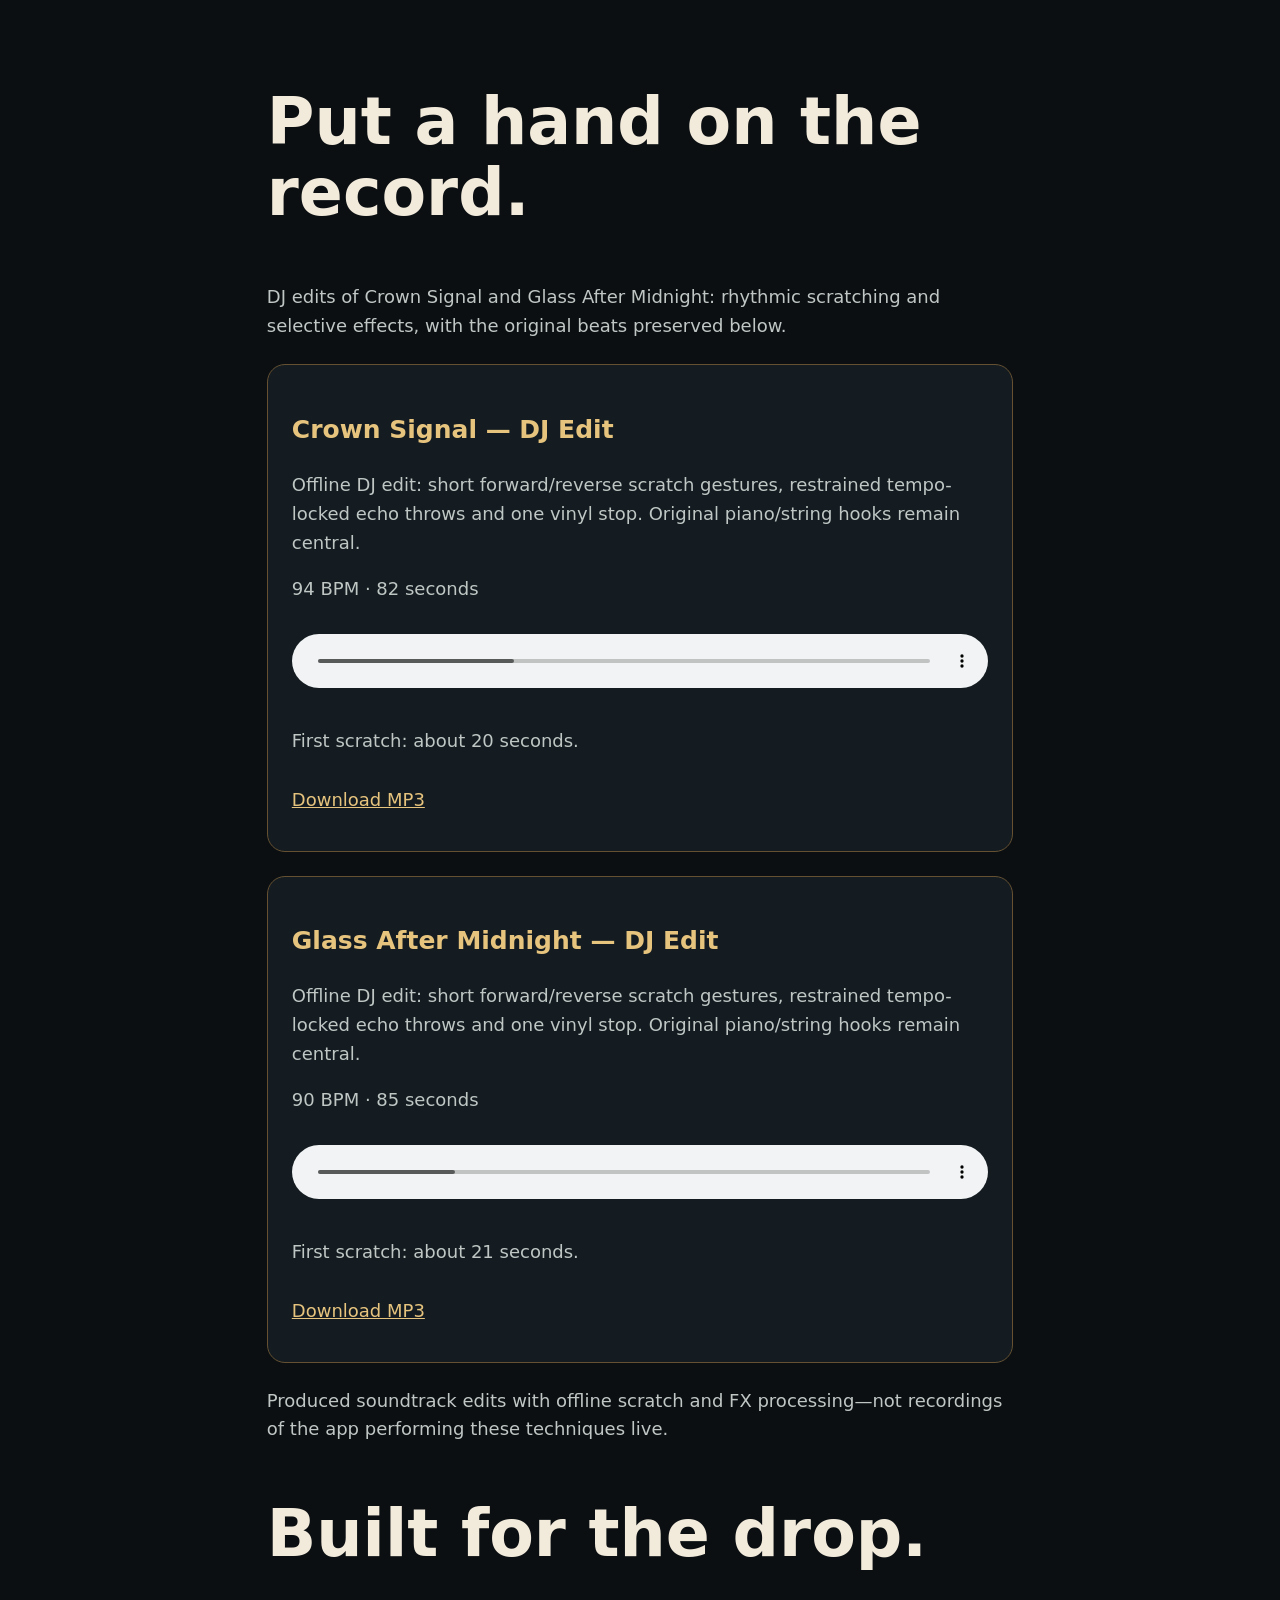
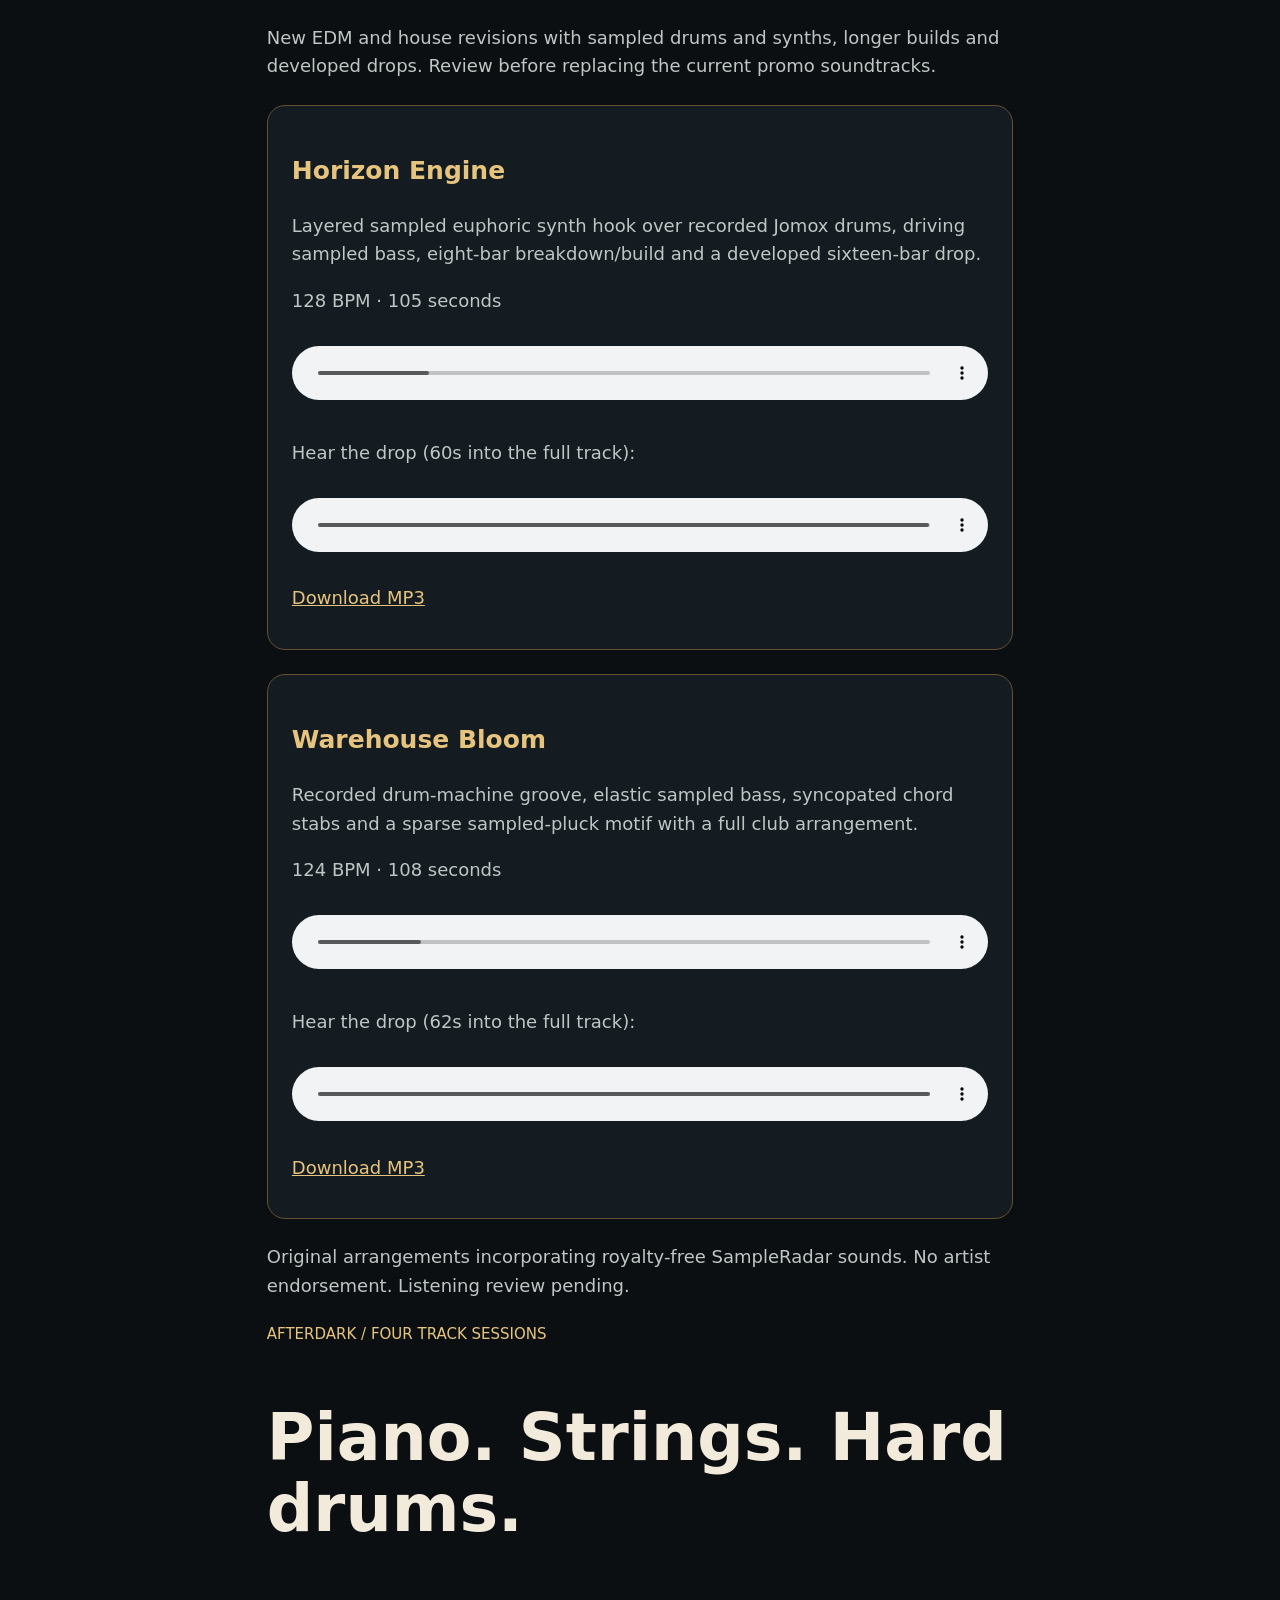
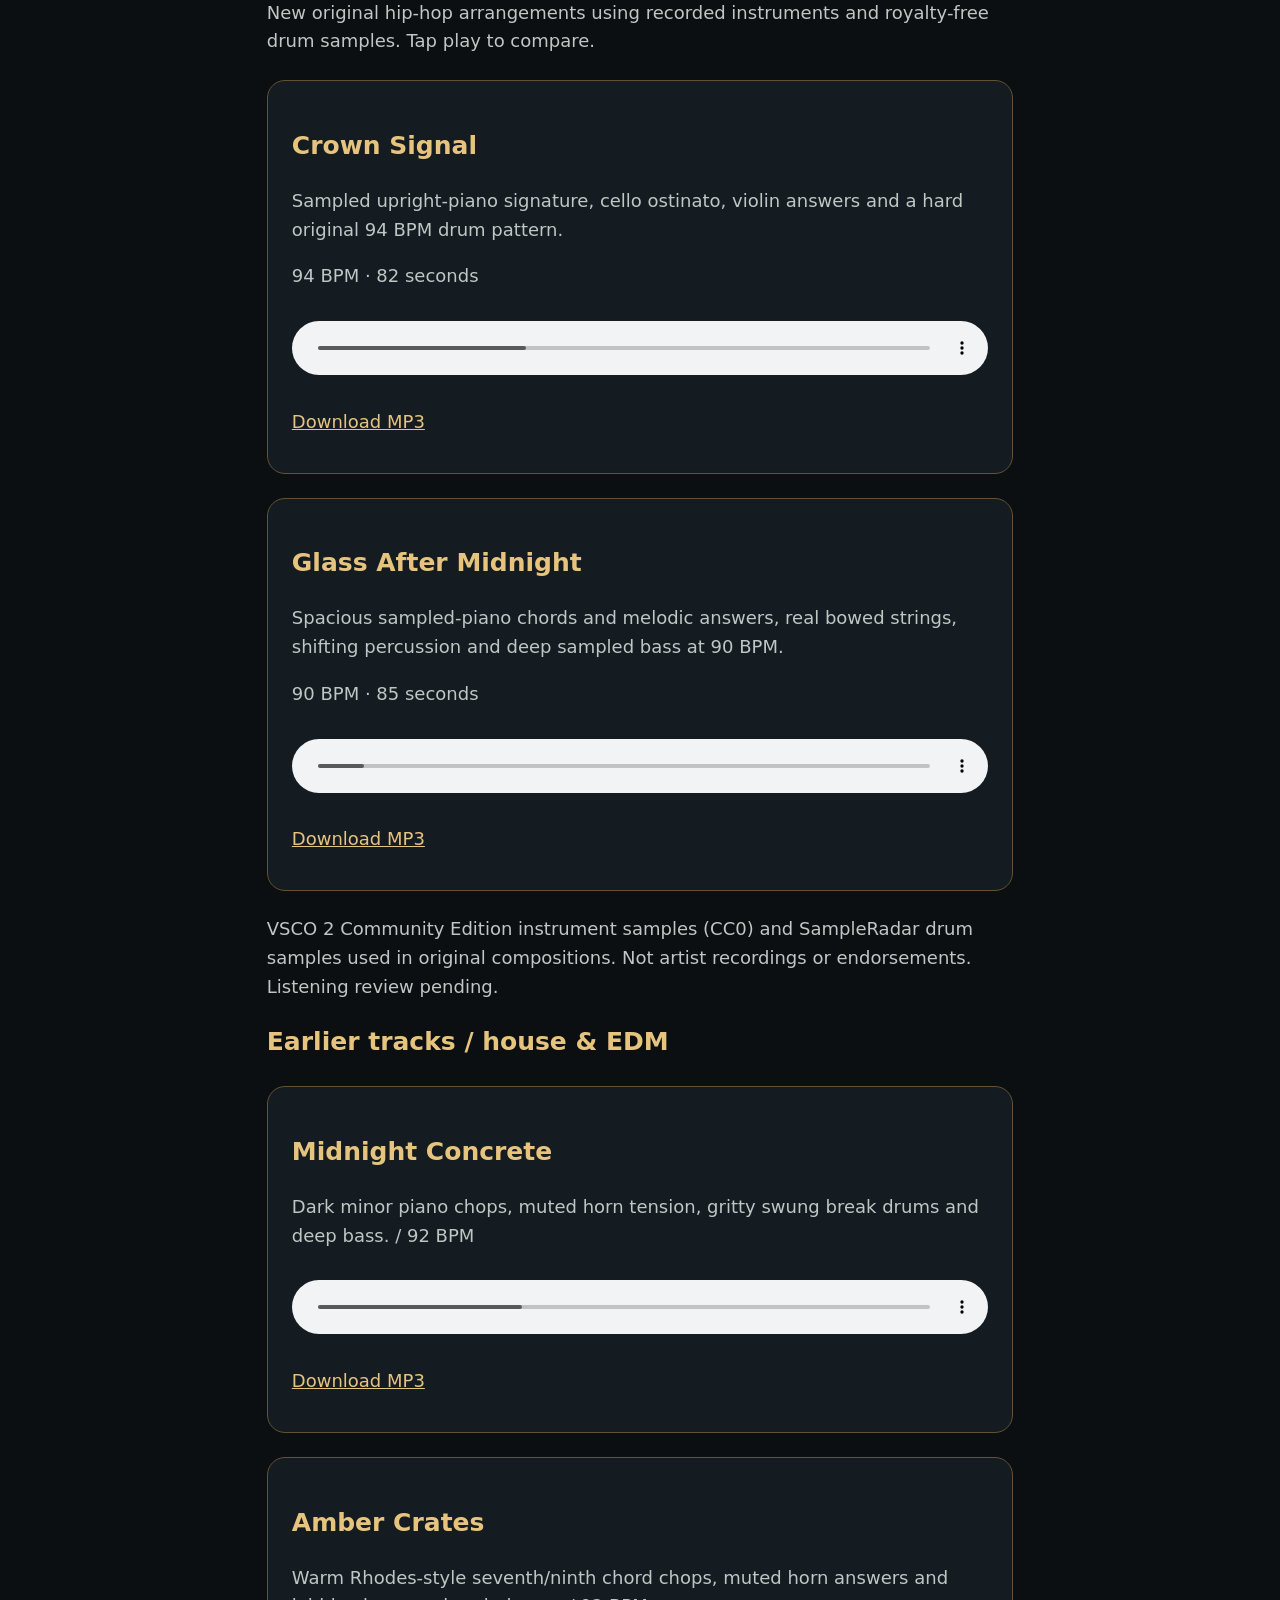
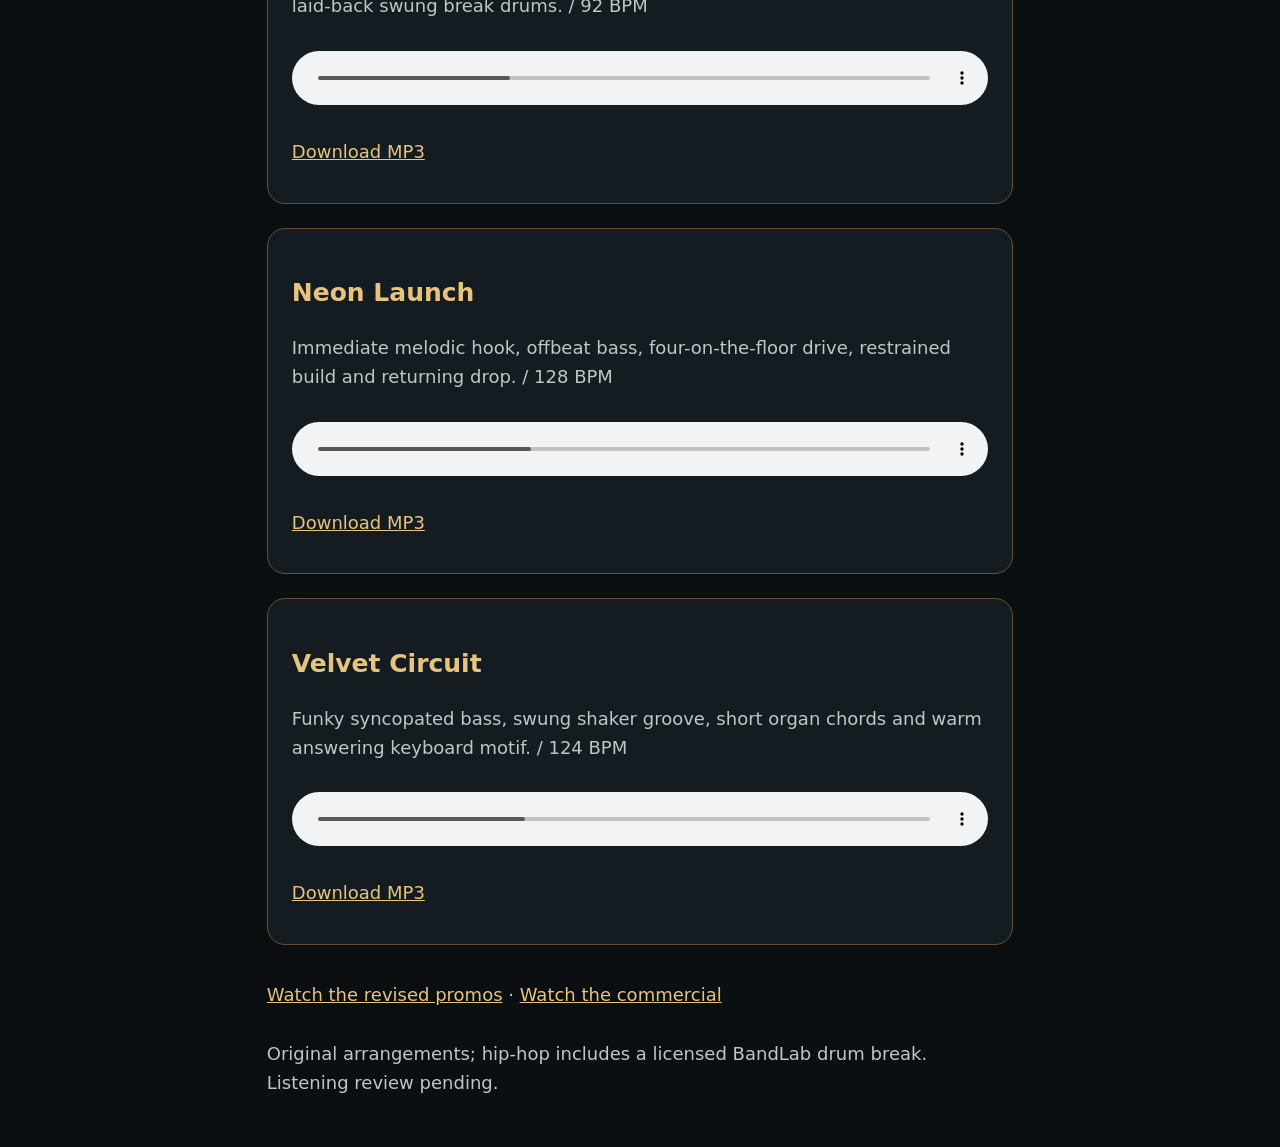
<file: beat-preview/index.html>
<!doctype html><html lang="en"><meta charset="utf-8"><meta name="viewport" content="width=device-width,initial-scale=1"><meta name="robots" content="noindex"><title>Afterdark Beat Previews</title><style>*{box-sizing:border-box}body{margin:0;background:#0b0f12;color:#f2eadb;font:18px/1.6 system-ui}main{max-width:900px;margin:auto;padding:32px 6%}h1{font-size:clamp(38px,7vw,65px);line-height:1.1}small,h2,a{color:#e7c47e}article{background:#141c21;border:1px solid #655132;border-radius:18px;padding:24px;margin:24px 0}h2{font-size:25px}audio{width:100%;margin:12px 0}a{display:inline-block;padding:12px 0}p{color:#bfc6c4}</style><main><section id="hiphop-dj-edits"><h1>Put a hand on the record.</h1><p>DJ edits of Crown Signal and Glass After Midnight: rhythmic scratching and selective effects, with the original beats preserved below.</p><article><h2>Crown Signal — DJ Edit</h2><p>Offline DJ edit: short forward/reverse scratch gestures, restrained tempo-locked echo throws and one vinyl stop. Original piano/string hooks remain central.</p><p>94 BPM · 82 seconds</p><audio controls preload="metadata" src="crown-signal-dj-edit.mp3"></audio><p>First scratch: about 20 seconds.</p><a download href="crown-signal-dj-edit.mp3">Download MP3</a></article><article><h2>Glass After Midnight — DJ Edit</h2><p>Offline DJ edit: short forward/reverse scratch gestures, restrained tempo-locked echo throws and one vinyl stop. Original piano/string hooks remain central.</p><p>90 BPM · 85 seconds</p><audio controls preload="metadata" src="glass-after-midnight-dj-edit.mp3"></audio><p>First scratch: about 21 seconds.</p><a download href="glass-after-midnight-dj-edit.mp3">Download MP3</a></article><p>Produced soundtrack edits with offline scratch and FX processing—not recordings of the app performing these techniques live.</p></section><section id="dance-rebuild"><h1>Built for the drop.</h1><p>New EDM and house revisions with sampled drums and synths, longer builds and developed drops. Review before replacing the current promo soundtracks.</p><article><h2>Horizon Engine</h2><p>Layered sampled euphoric synth hook over recorded Jomox drums, driving sampled bass, eight-bar breakdown/build and a developed sixteen-bar drop.</p><p>128 BPM · 105 seconds</p><audio controls preload="metadata" src="horizon-engine.mp3"></audio><p>Hear the drop (60s into the full track):</p><audio controls preload="metadata" src="horizon-engine-drop-preview.mp3"></audio><a download href="horizon-engine.mp3">Download MP3</a></article><article><h2>Warehouse Bloom</h2><p>Recorded drum-machine groove, elastic sampled bass, syncopated chord stabs and a sparse sampled-pluck motif with a full club arrangement.</p><p>124 BPM · 108 seconds</p><audio controls preload="metadata" src="warehouse-bloom.mp3"></audio><p>Hear the drop (62s into the full track):</p><audio controls preload="metadata" src="warehouse-bloom-drop-preview.mp3"></audio><a download href="warehouse-bloom.mp3">Download MP3</a></article><p>Original arrangements incorporating royalty-free SampleRadar sounds. No artist endorsement. Listening review pending.</p></section><small>AFTERDARK / FOUR TRACK SESSIONS</small><section id="sampled-hiphop"><h1>Piano. Strings. Hard drums.</h1><p>New original hip-hop arrangements using recorded instruments and royalty-free drum samples. Tap play to compare.</p><article><h2>Crown Signal</h2><p>Sampled upright-piano signature, cello ostinato, violin answers and a hard original 94 BPM drum pattern.</p><p>94 BPM · 82 seconds</p><audio controls preload="metadata" src="crown-signal.mp3"></audio><a download href="crown-signal.mp3">Download MP3</a></article><article><h2>Glass After Midnight</h2><p>Spacious sampled-piano chords and melodic answers, real bowed strings, shifting percussion and deep sampled bass at 90 BPM.</p><p>90 BPM · 85 seconds</p><audio controls preload="metadata" src="glass-after-midnight.mp3"></audio><a download href="glass-after-midnight.mp3">Download MP3</a></article><p>VSCO 2 Community Edition instrument samples (CC0) and SampleRadar drum samples used in original compositions. Not artist recordings or endorsements. Listening review pending.</p></section><h2>Earlier tracks / house & EDM</h2><article><h2>Midnight Concrete</h2><p>Dark minor piano chops, muted horn tension, gritty swung break drums and deep bass. / 92 BPM</p><audio controls preload="metadata" src="midnight-concrete.mp3"></audio><a href="midnight-concrete.mp3" download>Download MP3</a></article><article><h2>Amber Crates</h2><p>Warm Rhodes-style seventh/ninth chord chops, muted horn answers and laid-back swung break drums. / 92 BPM</p><audio controls preload="metadata" src="amber-crates.mp3"></audio><a href="amber-crates.mp3" download>Download MP3</a></article><article><h2>Neon Launch</h2><p>Immediate melodic hook, offbeat bass, four-on-the-floor drive, restrained build and returning drop. / 128 BPM</p><audio controls preload="metadata" src="neon-launch-edm.mp3"></audio><a href="neon-launch-edm.mp3" download>Download MP3</a></article><article><h2>Velvet Circuit</h2><p>Funky syncopated bass, swung shaker groove, short organ chords and warm answering keyboard motif. / 124 BPM</p><audio controls preload="metadata" src="velvet-circuit-house.mp3"></audio><a href="velvet-circuit-house.mp3" download>Download MP3</a></article><p><a href="../promo-preview/">Watch the revised promos</a> · <a href="../commercial/">Watch the commercial</a></p><p>Original arrangements; hip-hop includes a licensed BandLab drum break. Listening review pending.</p></main><script>document.querySelectorAll("audio").forEach(a=>a.onplay=()=>document.querySelectorAll("audio").forEach(b=>{if(b!==a)b.pause()}))</script></html>
</file>
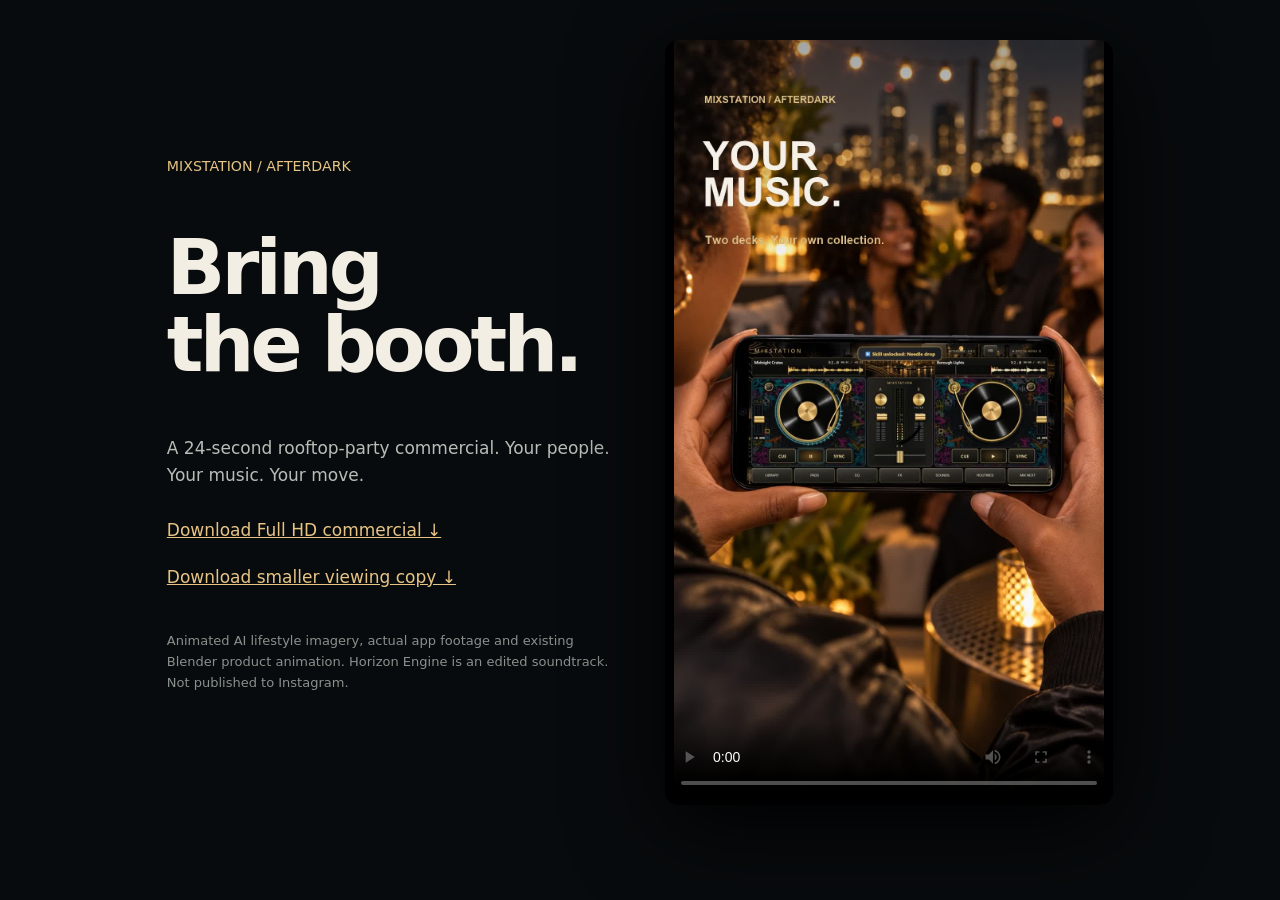
<file: commercial/index.html>
<!doctype html><html lang="en"><meta charset="utf-8"><meta name="viewport" content="width=device-width,initial-scale=1"><title>Afterdark — Bring the booth</title><style>*{box-sizing:border-box}body{margin:0;background:#080b0d;color:#f3eee3;font:17px/1.6 system-ui}main{max-width:1100px;margin:auto;padding:40px 6%;display:grid;grid-template-columns:1fr 1fr;gap:50px;align-items:center}small,a{color:#e7c484}h1{font-size:clamp(48px,6vw,80px);line-height:1;letter-spacing:-.05em}video{width:100%;max-height:85vh;background:#000;border-radius:14px;box-shadow:0 20px 90px #000}p{color:#b7beb8}a{display:block;padding:10px 0}footer{font-size:13px;margin-top:30px;color:#89918c}@media(max-width:700px){main{grid-template-columns:1fr;gap:25px;padding:25px 6%}h1{margin:15px 0}video{max-height:75vh}}</style><main><div><small>MIXSTATION / AFTERDARK</small><h1>Bring<br>the booth.</h1><p>A 24-second rooftop-party commercial. Your people. Your music. Your move.</p><a href="Afterdark-Bring-the-Booth-1080p-final.mp4" download>Download Full HD commercial ↓</a><a href="Afterdark-Bring-the-Booth-preview-final.mp4" download>Download smaller viewing copy ↓</a><footer>Animated AI lifestyle imagery, actual app footage and existing Blender product animation. Horizon Engine is an edited soundtrack. Not published to Instagram.</footer></div><video controls playsinline preload="metadata" poster="cover.jpg" src="Afterdark-Bring-the-Booth-preview-final.mp4"></video></main></html>
</file>
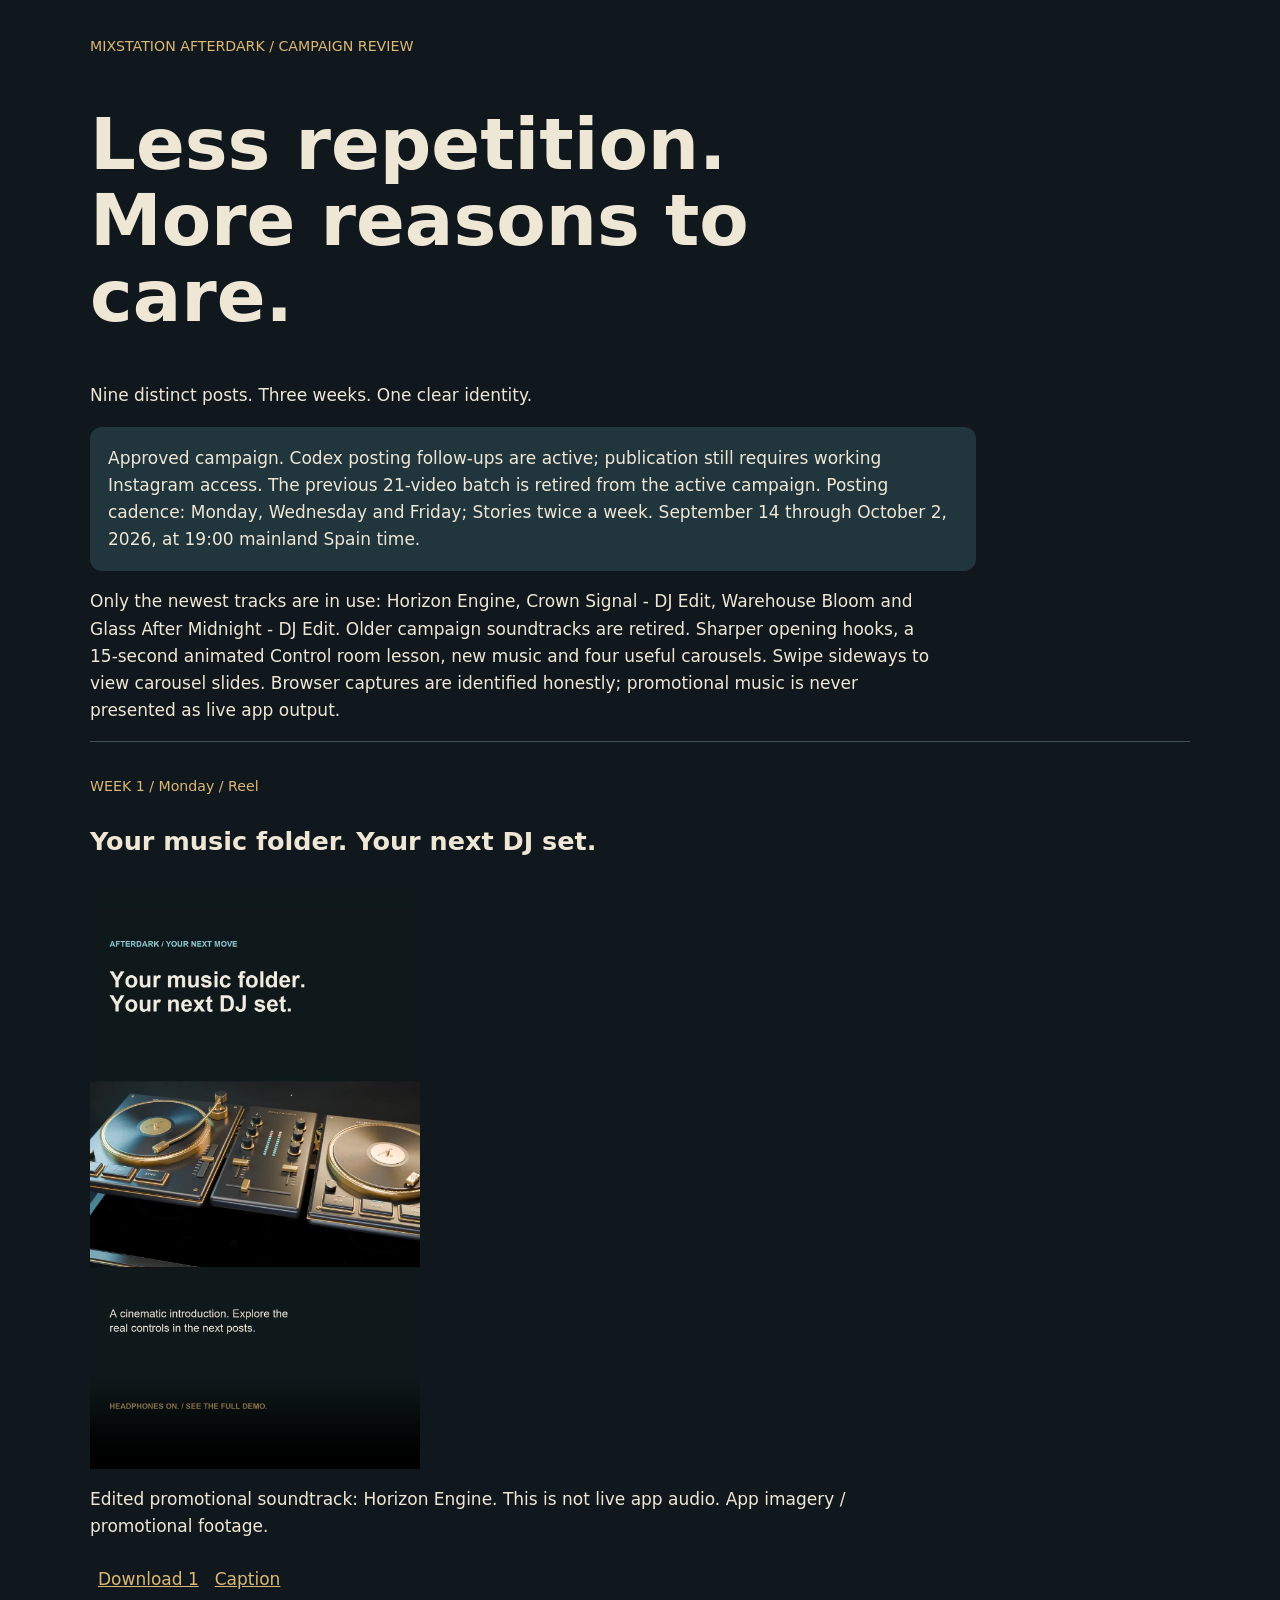
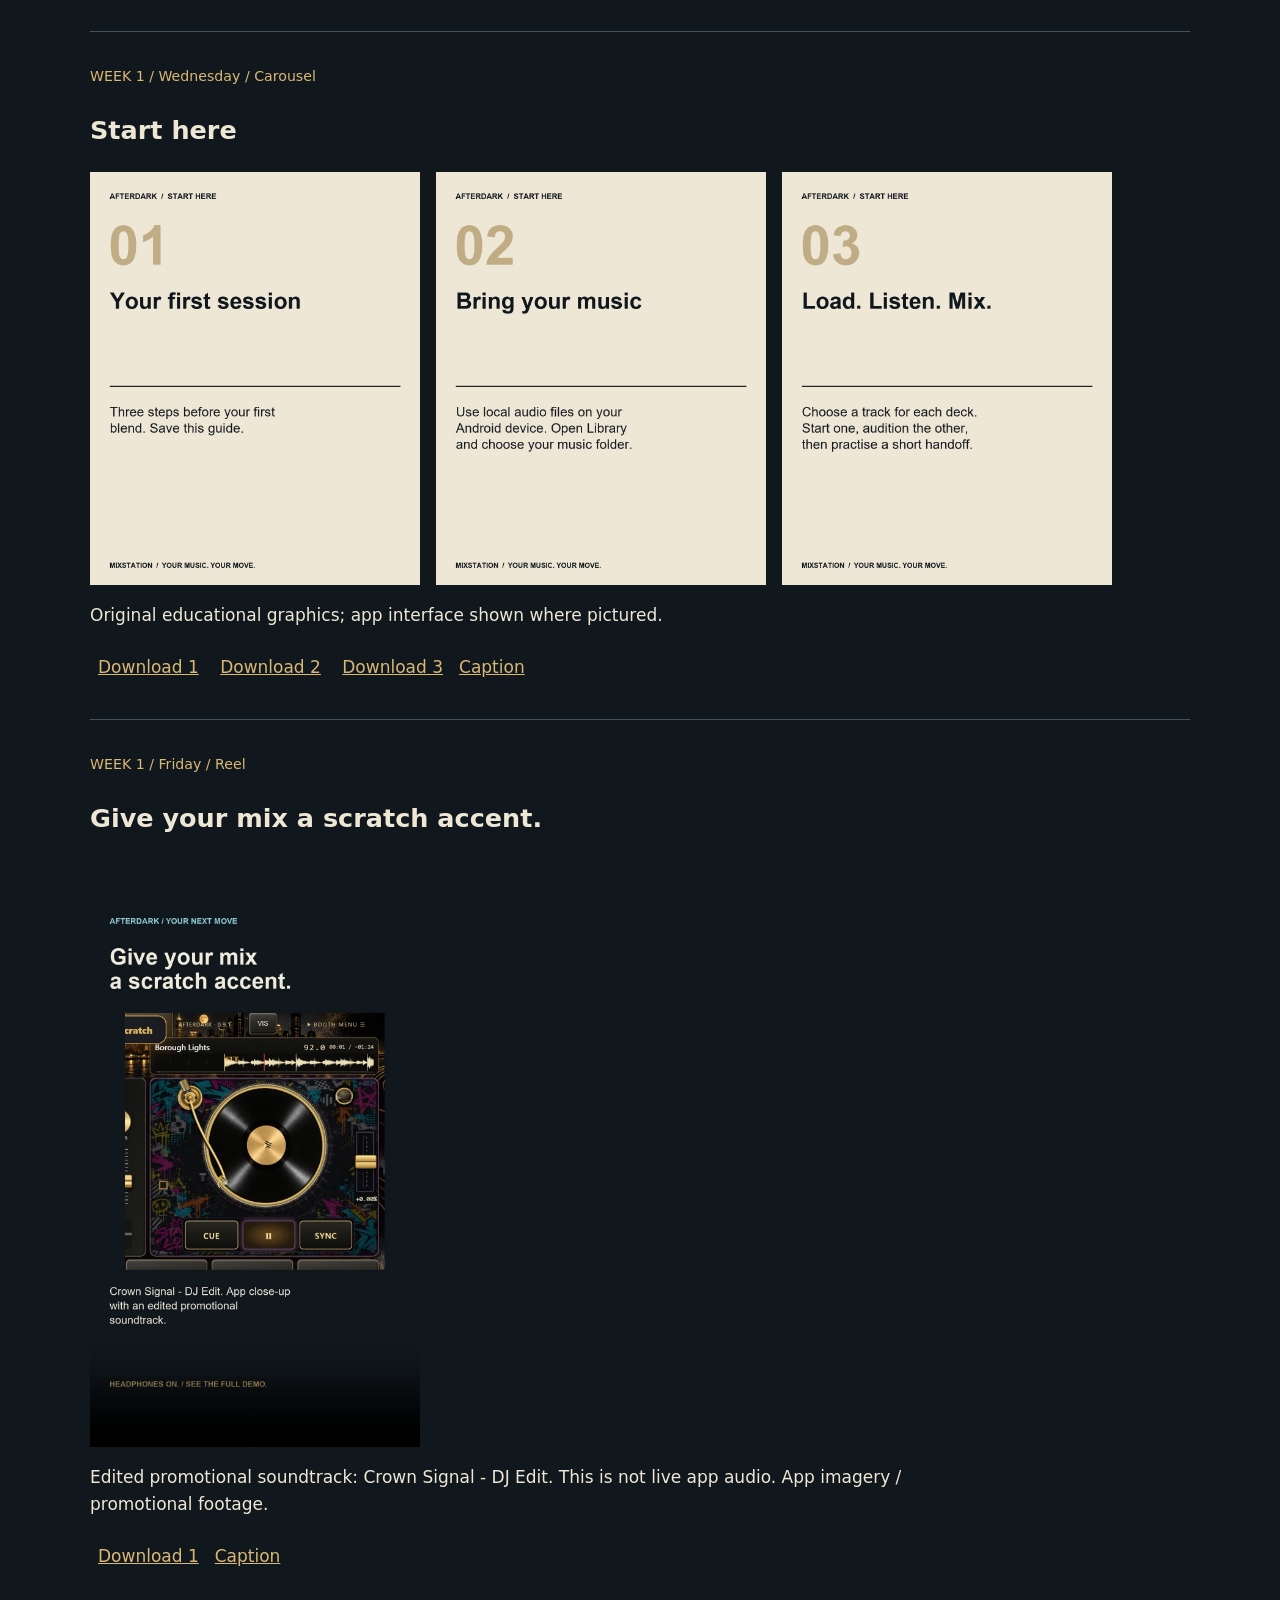
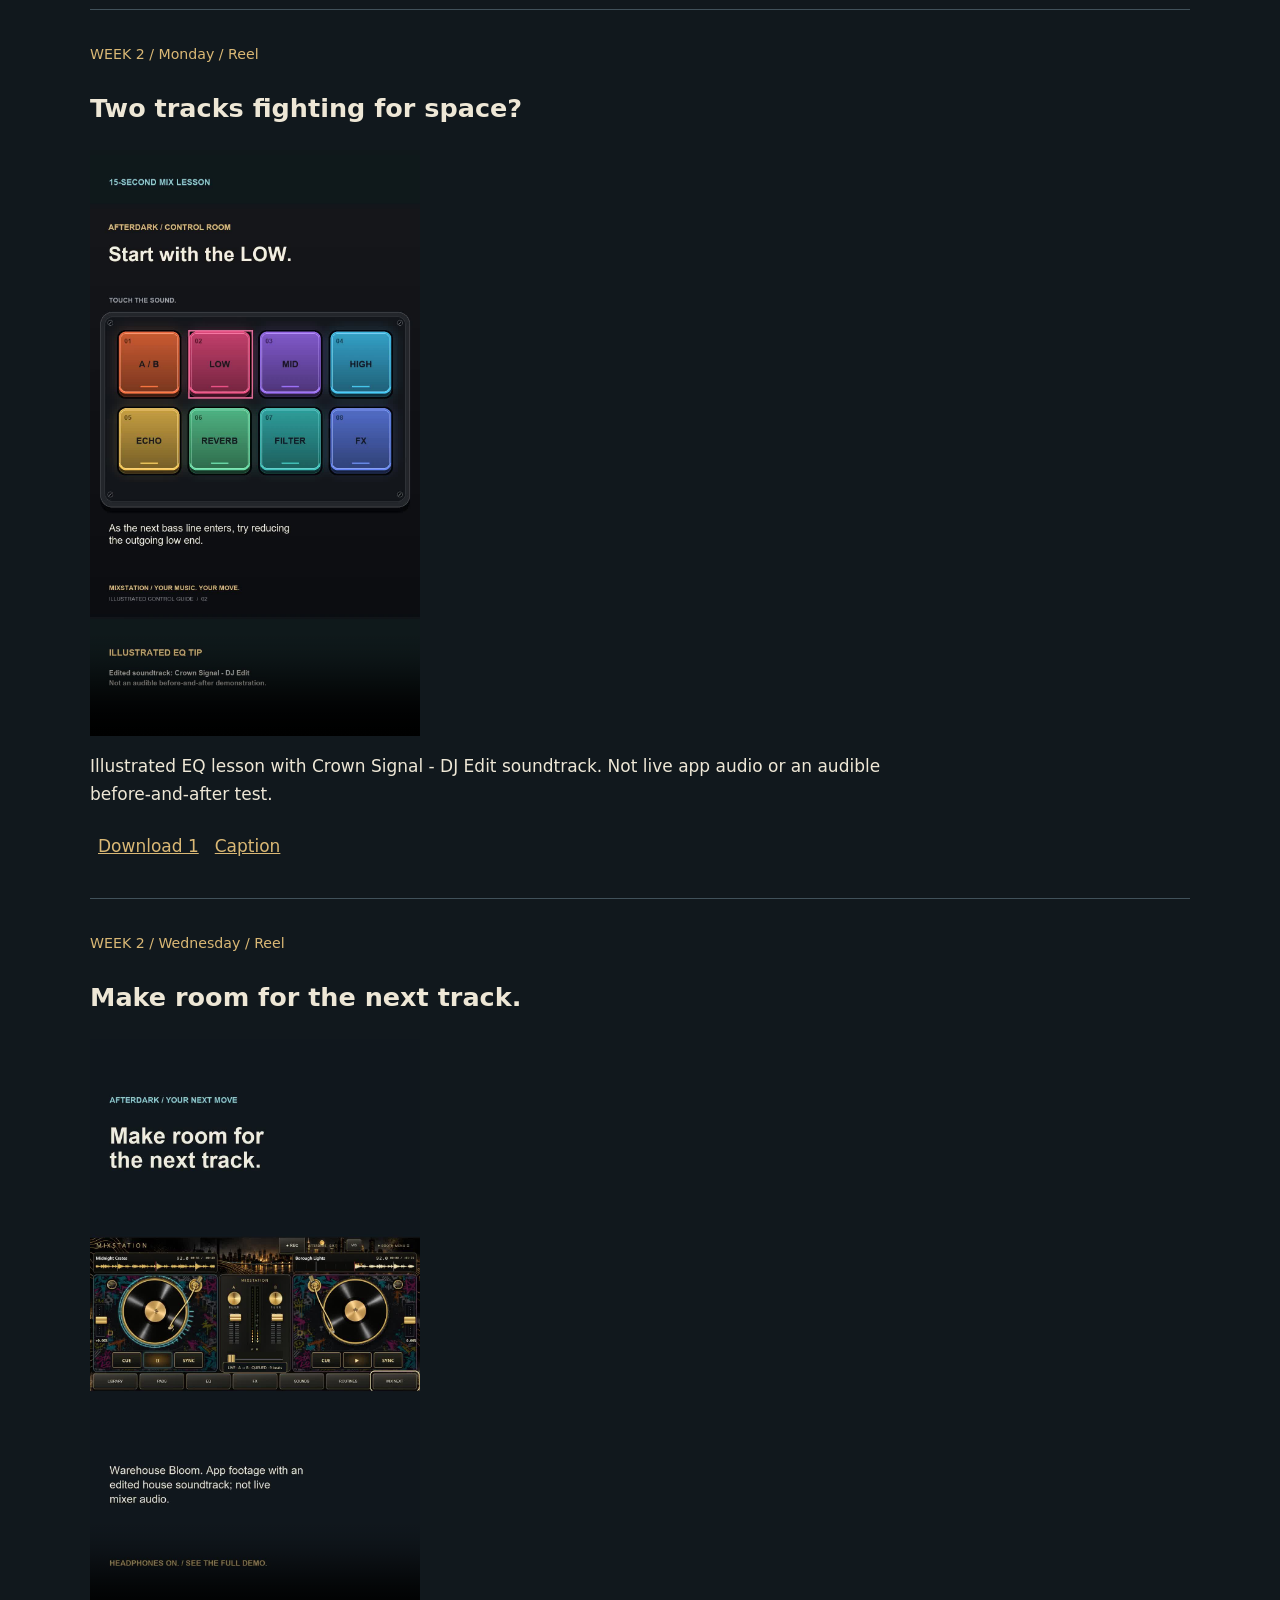
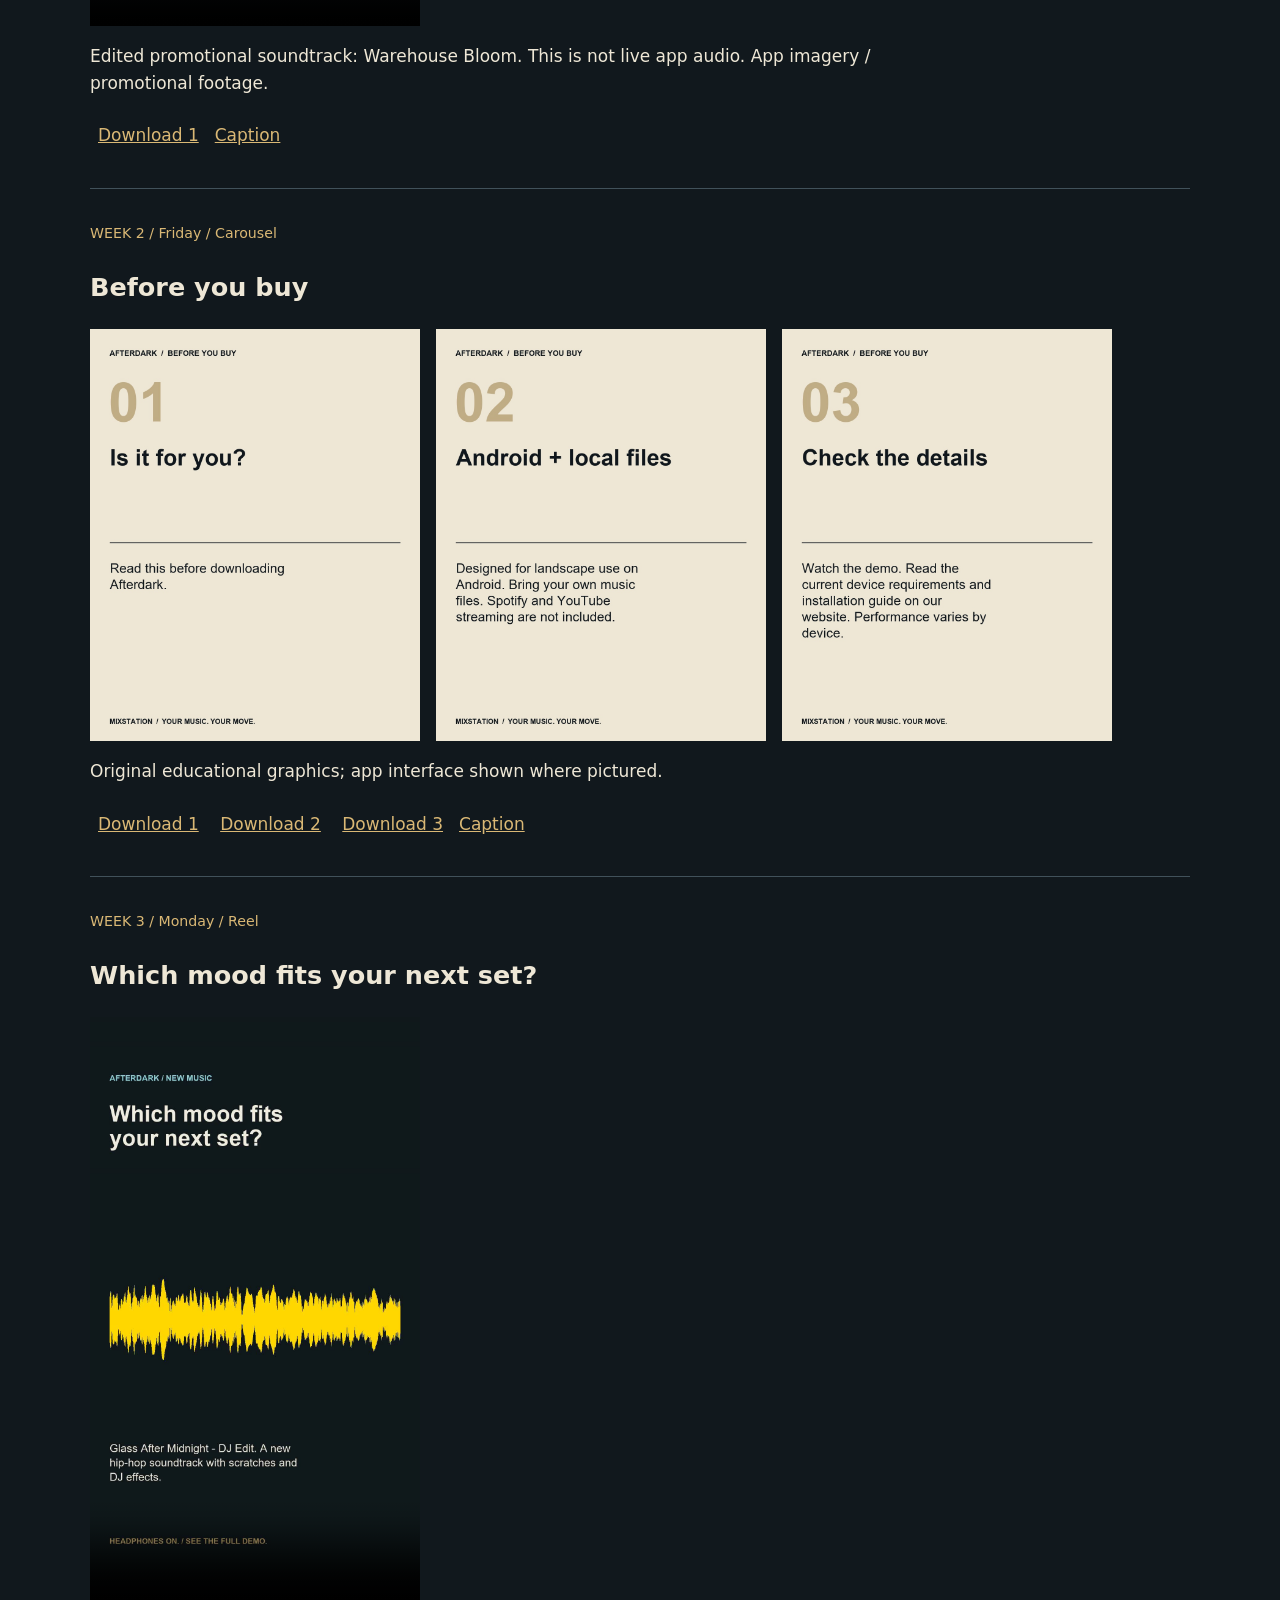
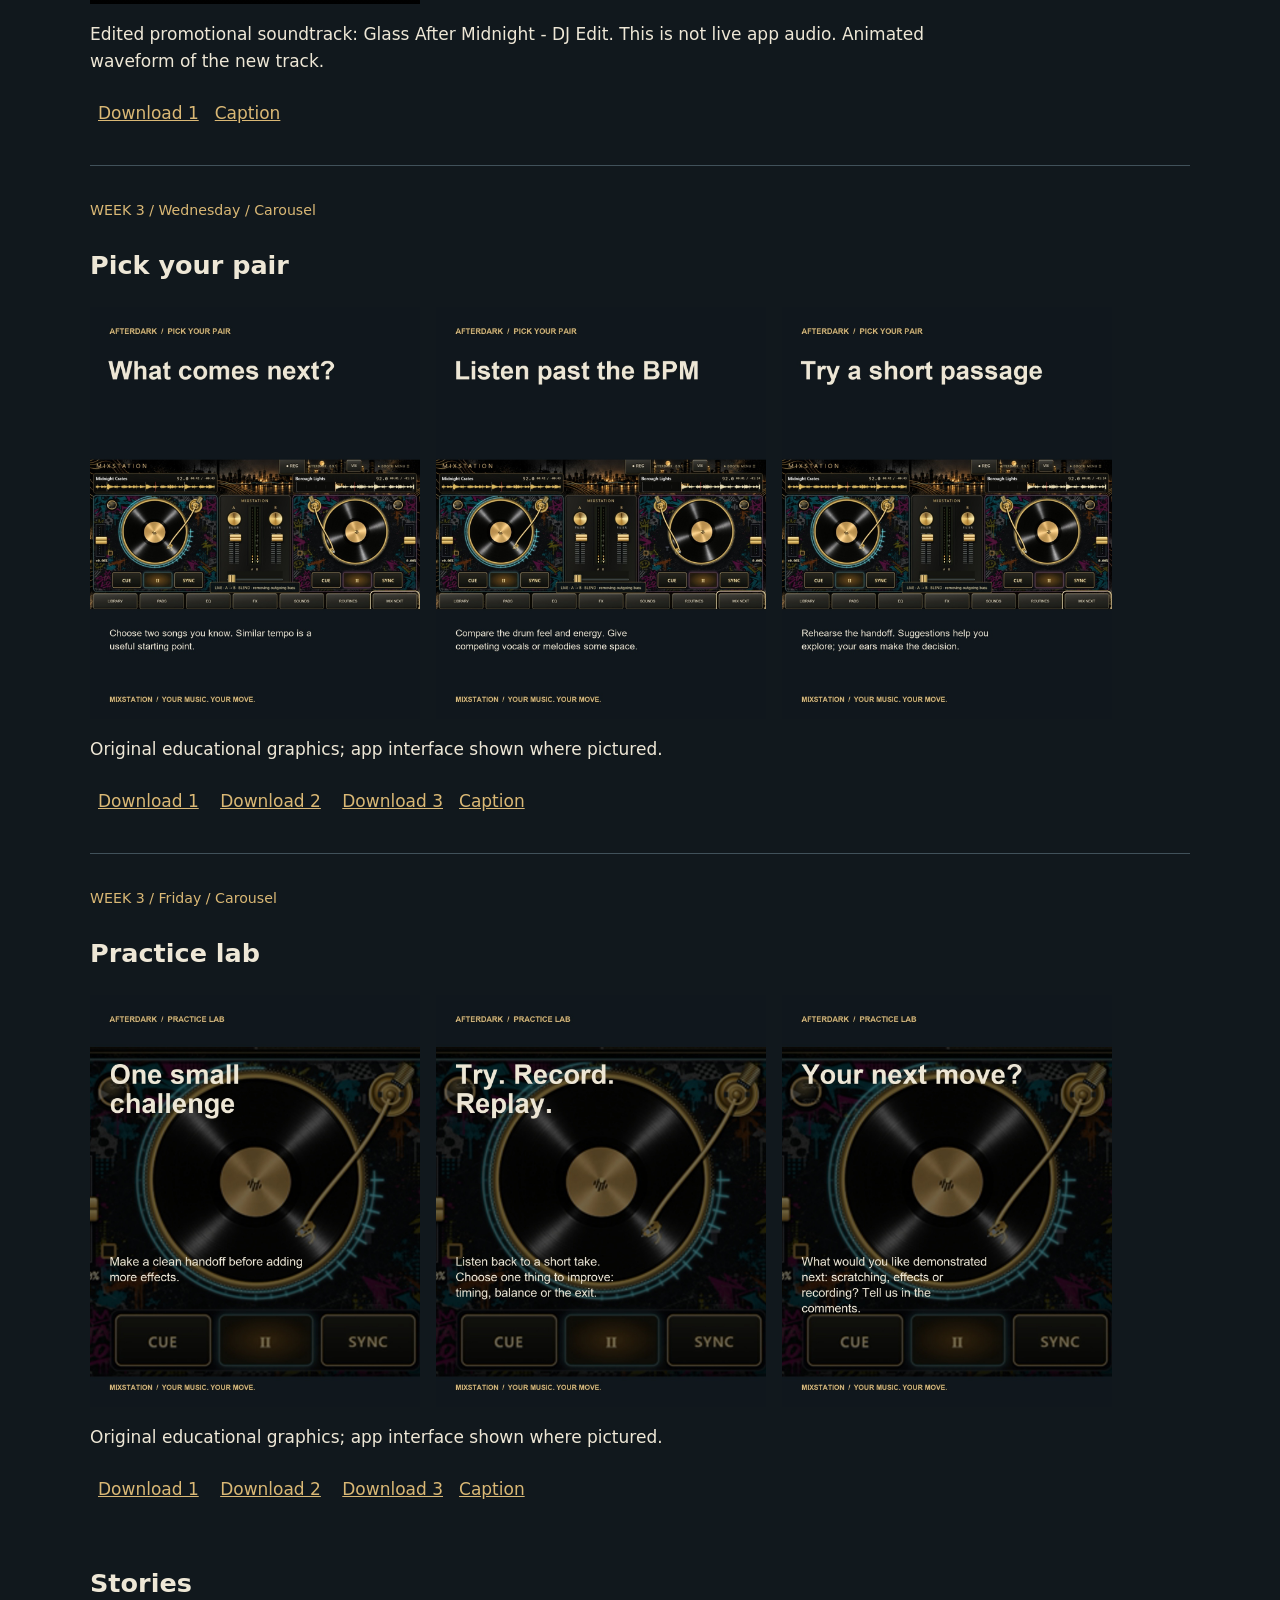
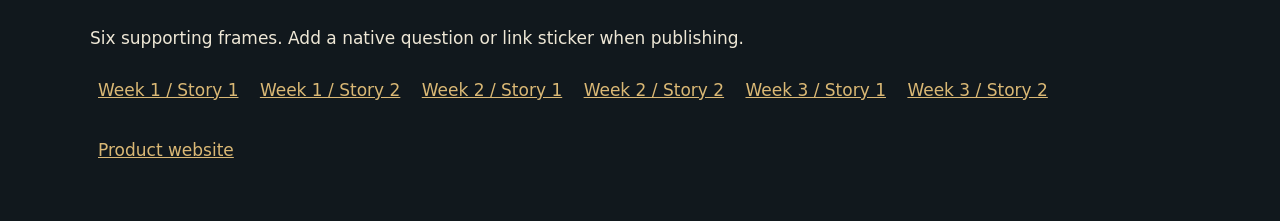
<file: promo-preview/index.html>
<!doctype html><html lang="en"><meta charset="utf-8"><meta name="viewport" content="width=device-width,initial-scale=1"><title>Afterdark — The revised campaign</title><style>body{margin:0;background:#11181d;color:#eee7d6;font:17px/1.6 system-ui}main{max-width:1100px;margin:auto;padding:32px 20px}h1{font-size:clamp(36px,7vw,72px);line-height:1.05;max-width:800px}small,a{color:#dab875}article{padding:30px 0;border-top:1px solid #41515a}.slides{display:flex;gap:16px;overflow-x:auto;scroll-snap-type:x mandatory}.slides img,.slides video{width:min(78vw,330px);height:auto;object-fit:contain;flex-shrink:0;scroll-snap-align:start;background:#080c10}a{display:inline-block;padding:8px}p{max-width:850px}.note{background:#20353c;padding:18px;border-radius:12px}</style><main><small>MIXSTATION AFTERDARK / CAMPAIGN REVIEW</small><h1>Less repetition.<br>More reasons to care.</h1><p>Nine distinct posts. Three weeks. One clear identity.</p><p class="note">Approved campaign. Codex posting follow-ups are active; publication still requires working Instagram access. The previous 21-video batch is retired from the active campaign. Posting cadence: Monday, Wednesday and Friday; Stories twice a week. September 14 through October 2, 2026, at 19:00 mainland Spain time.</p><p>Only the newest tracks are in use: Horizon Engine, Crown Signal - DJ Edit, Warehouse Bloom and Glass After Midnight - DJ Edit. Older campaign soundtracks are retired. Sharper opening hooks, a 15-second animated Control room lesson, new music and four useful carousels. Swipe sideways to view carousel slides. Browser captures are identified honestly; promotional music is never presented as live app output.</p><article><small>WEEK 1 / Monday / Reel</small><h2>Your music folder. Your next DJ set.</h2><div class="slides"><video controls playsinline preload="none" poster="editorial/01-cover.jpg" src="editorial/01-strategy.mp4"></video></div><p>Edited promotional soundtrack: Horizon Engine. This is not live app audio. App imagery / promotional footage.</p><a download href="editorial/01-strategy.mp4">Download 1</a><a href="editorial/01-caption.txt">Caption</a></article><article><small>WEEK 1 / Wednesday / Carousel</small><h2>Start here</h2><div class="slides"><img loading="lazy" src="editorial/02-slide-1.jpg" alt="Start here"><img loading="lazy" src="editorial/02-slide-2.jpg" alt="Start here"><img loading="lazy" src="editorial/02-slide-3.jpg" alt="Start here"></div><p>Original educational graphics; app interface shown where pictured.</p><a download href="editorial/02-slide-1.jpg">Download 1</a> <a download href="editorial/02-slide-2.jpg">Download 2</a> <a download href="editorial/02-slide-3.jpg">Download 3</a><a href="editorial/02-caption.txt">Caption</a></article><article><small>WEEK 1 / Friday / Reel</small><h2>Give your mix a scratch accent.</h2><div class="slides"><video controls playsinline preload="none" poster="editorial/03-cover.jpg" src="editorial/03-strategy.mp4"></video></div><p>Edited promotional soundtrack: Crown Signal - DJ Edit. This is not live app audio. App imagery / promotional footage.</p><a download href="editorial/03-strategy.mp4">Download 1</a><a href="editorial/03-caption.txt">Caption</a></article><article><small>WEEK 2 / Monday / Reel</small><h2>Two tracks fighting for space?</h2><div class="slides"><video controls playsinline preload="none" poster="editorial/04-cover.jpg" src="editorial/04-strategy.mp4"></video></div><p>Illustrated EQ lesson with Crown Signal - DJ Edit soundtrack. Not live app audio or an audible before-and-after test.</p><a download href="editorial/04-strategy.mp4">Download 1</a><a href="editorial/04-caption.txt">Caption</a></article><article><small>WEEK 2 / Wednesday / Reel</small><h2>Make room for the next track.</h2><div class="slides"><video controls playsinline preload="none" poster="editorial/05-cover.jpg" src="editorial/05-strategy.mp4"></video></div><p>Edited promotional soundtrack: Warehouse Bloom. This is not live app audio. App imagery / promotional footage.</p><a download href="editorial/05-strategy.mp4">Download 1</a><a href="editorial/05-caption.txt">Caption</a></article><article><small>WEEK 2 / Friday / Carousel</small><h2>Before you buy</h2><div class="slides"><img loading="lazy" src="editorial/06-slide-1.jpg" alt="Before you buy"><img loading="lazy" src="editorial/06-slide-2.jpg" alt="Before you buy"><img loading="lazy" src="editorial/06-slide-3.jpg" alt="Before you buy"></div><p>Original educational graphics; app interface shown where pictured.</p><a download href="editorial/06-slide-1.jpg">Download 1</a> <a download href="editorial/06-slide-2.jpg">Download 2</a> <a download href="editorial/06-slide-3.jpg">Download 3</a><a href="editorial/06-caption.txt">Caption</a></article><article><small>WEEK 3 / Monday / Reel</small><h2>Which mood fits your next set?</h2><div class="slides"><video controls playsinline preload="none" poster="editorial/07-cover.jpg" src="editorial/07-strategy.mp4"></video></div><p>Edited promotional soundtrack: Glass After Midnight - DJ Edit. This is not live app audio. Animated waveform of the new track.</p><a download href="editorial/07-strategy.mp4">Download 1</a><a href="editorial/07-caption.txt">Caption</a></article><article><small>WEEK 3 / Wednesday / Carousel</small><h2>Pick your pair</h2><div class="slides"><img loading="lazy" src="editorial/08-slide-1.jpg" alt="Pick your pair"><img loading="lazy" src="editorial/08-slide-2.jpg" alt="Pick your pair"><img loading="lazy" src="editorial/08-slide-3.jpg" alt="Pick your pair"></div><p>Original educational graphics; app interface shown where pictured.</p><a download href="editorial/08-slide-1.jpg">Download 1</a> <a download href="editorial/08-slide-2.jpg">Download 2</a> <a download href="editorial/08-slide-3.jpg">Download 3</a><a href="editorial/08-caption.txt">Caption</a></article><article><small>WEEK 3 / Friday / Carousel</small><h2>Practice lab</h2><div class="slides"><img loading="lazy" src="editorial/09-slide-1.jpg" alt="Practice lab"><img loading="lazy" src="editorial/09-slide-2.jpg" alt="Practice lab"><img loading="lazy" src="editorial/09-slide-3.jpg" alt="Practice lab"></div><p>Original educational graphics; app interface shown where pictured.</p><a download href="editorial/09-slide-1.jpg">Download 1</a> <a download href="editorial/09-slide-2.jpg">Download 2</a> <a download href="editorial/09-slide-3.jpg">Download 3</a><a href="editorial/09-caption.txt">Caption</a></article><h2>Stories</h2><p>Six supporting frames. Add a native question or link sticker when publishing.</p><a href="editorial/week-1-story-1.jpg">Week 1 / Story 1</a> <a href="editorial/week-1-story-2.jpg">Week 1 / Story 2</a> <a href="editorial/week-2-story-1.jpg">Week 2 / Story 1</a> <a href="editorial/week-2-story-2.jpg">Week 2 / Story 2</a> <a href="editorial/week-3-story-1.jpg">Week 3 / Story 1</a> <a href="editorial/week-3-story-2.jpg">Week 3 / Story 2</a> <p><a href="../">Product website</a></p></main></html>
</file>
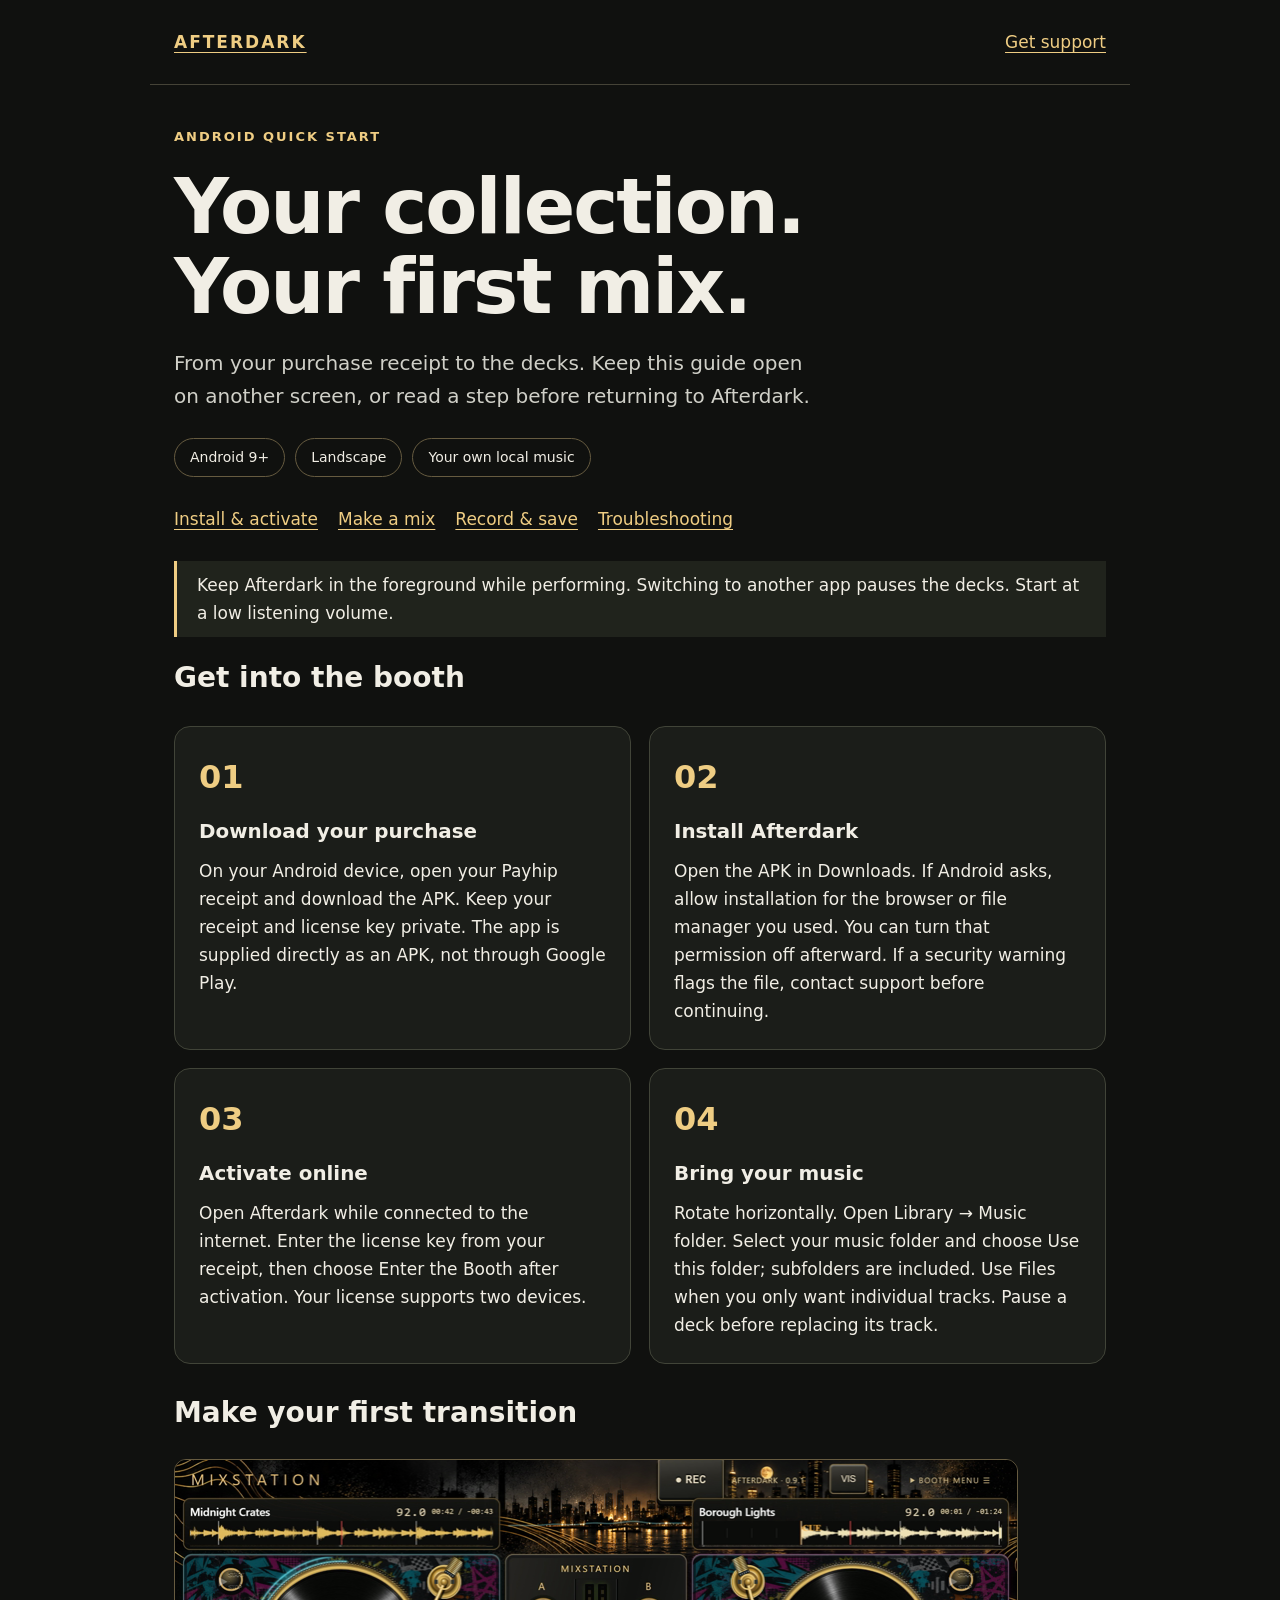
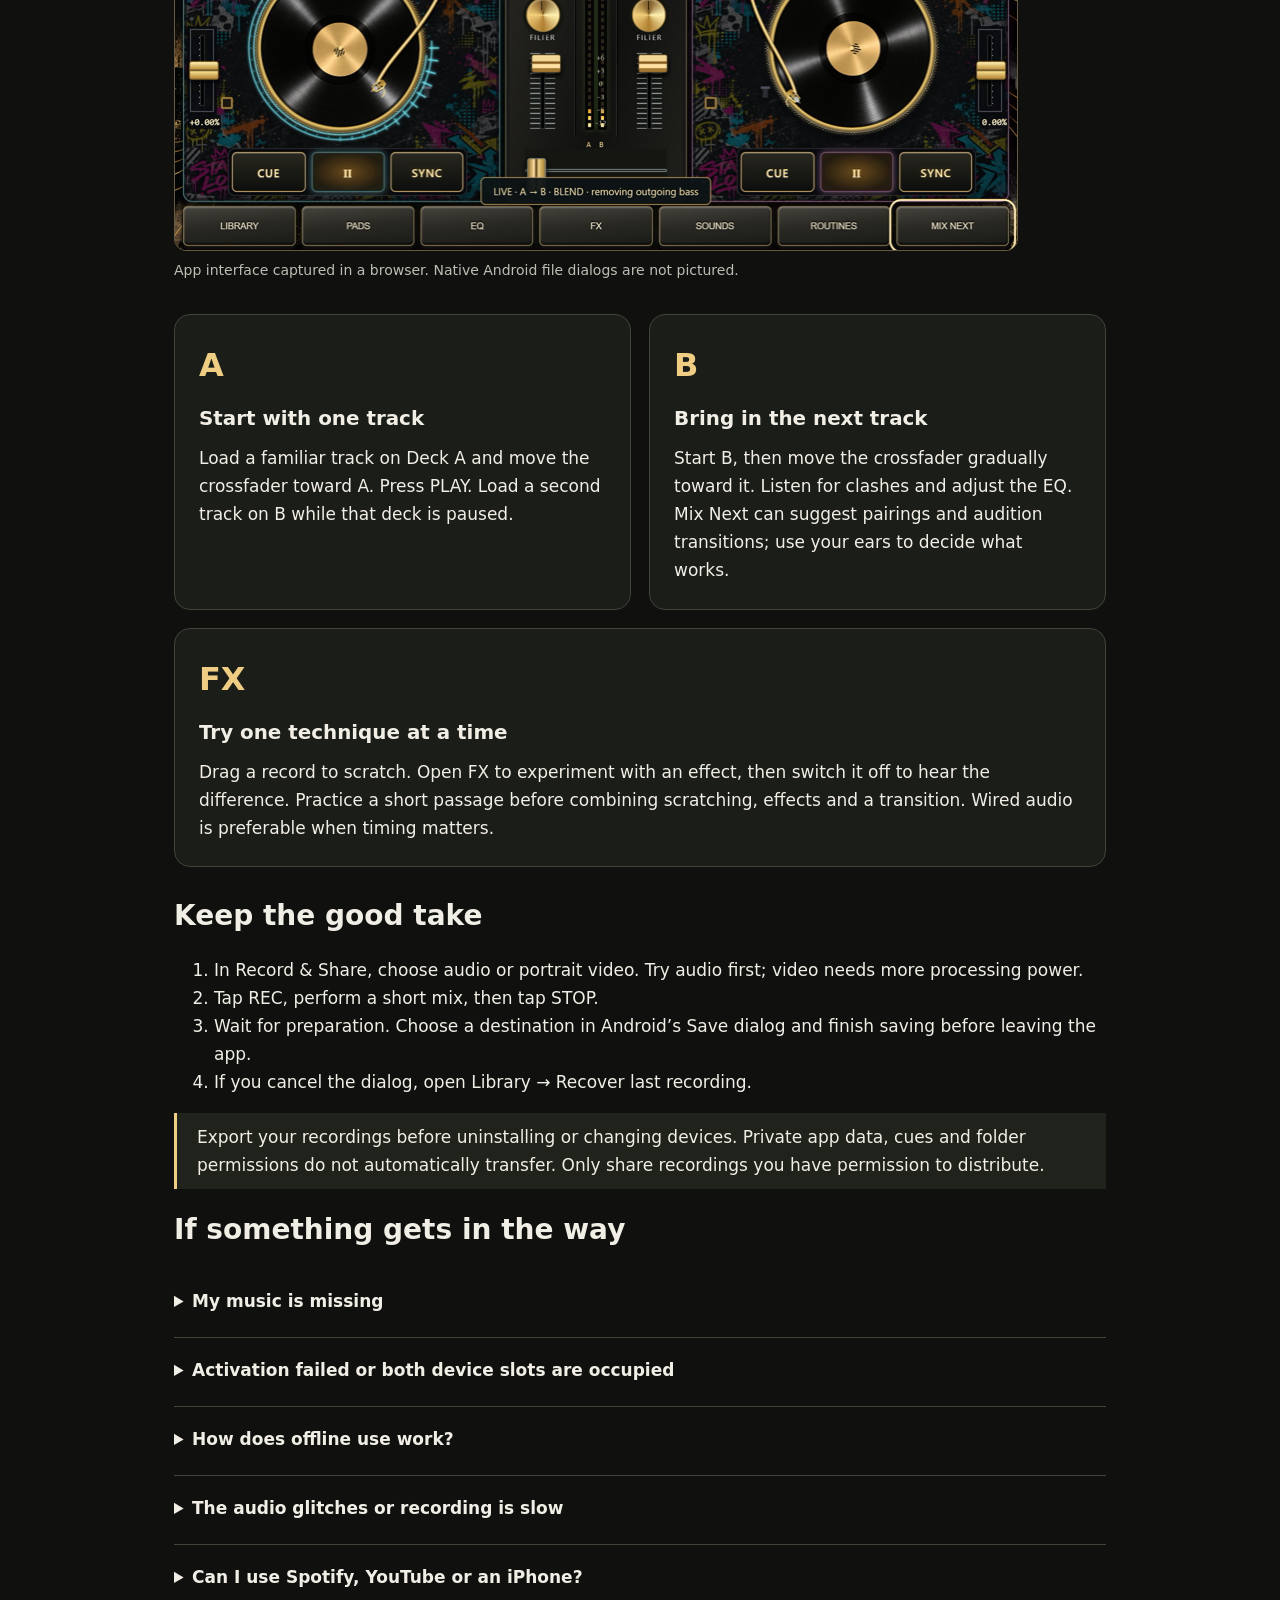
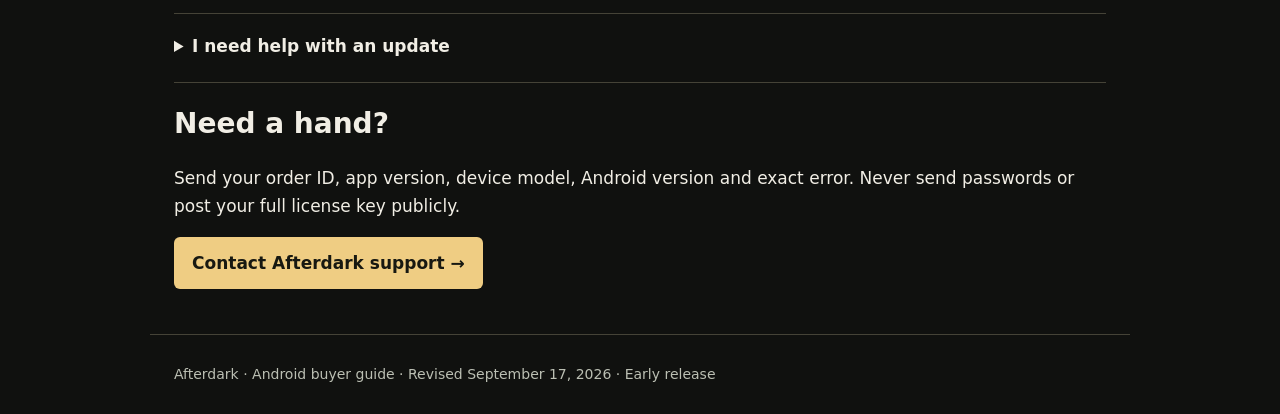
<file: start/index.html>
<!doctype html>
<html lang="en"><head><meta charset="utf-8"><meta name="viewport" content="width=device-width,initial-scale=1"><meta name="theme-color" content="#10110f"><title>Afterdark — Your first mix</title><style>
*{box-sizing:border-box}body{margin:0;background:#10110f;color:#f1eee5;font:17px/1.65 system-ui,sans-serif}main,header,footer{max-width:980px;margin:auto;padding:28px 24px}header{display:flex;justify-content:space-between;gap:20px;border-bottom:1px solid #454337}a{color:#efcd83;text-underline-offset:4px}a:focus-visible,summary:focus-visible{outline:3px solid #efcd83;outline-offset:5px}.brand{font-weight:800;letter-spacing:2px}h1{font-size:clamp(40px,8vw,76px);line-height:1.05;letter-spacing:-2px;margin:20px 0}h2{font-size:28px;line-height:1.2}h3{margin:0 0 8px}.eyebrow{color:#efcd83;text-transform:uppercase;letter-spacing:2px;font-size:13px;font-weight:700}.lead{max-width:650px;color:#d0d0c8;font-size:20px}.facts{display:flex;flex-wrap:wrap;gap:10px;margin:25px 0}.facts span{border:1px solid #665b40;border-radius:30px;padding:7px 15px;font-size:14px}.steps{display:grid;grid-template-columns:1fr 1fr;gap:18px;margin:32px 0}.step{padding:24px;background:#1b1d19;border:1px solid #414438;border-radius:16px}.number{display:block;color:#efcd83;font-size:32px;font-weight:800;margin-bottom:12px}.step p{margin:0}.wide{grid-column:1/-1}figure{margin:30px 0}img{max-width:100%;height:auto;border-radius:12px;border:1px solid #665b40}figcaption,.small{font-size:14px;color:#bbbfb3}.callout{border-left:3px solid #efcd83;padding:10px 20px;background:#20231c}details{border-bottom:1px solid #454337;padding:18px 0}summary{font-weight:650;cursor:pointer;min-height:32px}footer{border-top:1px solid #454337;color:#bbbfb3;font-size:14px}.button{display:inline-block;padding:12px 18px;background:#efcd83;color:#171811;border-radius:6px;text-decoration:none;font-weight:750}nav{display:flex;gap:20px;flex-wrap:wrap;margin:28px 0}@media(max-width:600px){.steps{grid-template-columns:1fr}header{font-size:14px}main{padding-top:16px}.step{padding:20px}}@media print{body{background:white;color:black}header,footer,nav{display:none}.step{background:white;color:black;break-inside:avoid}.facts span{color:black}a,.number,.eyebrow{color:#58401b}}
</style></head><body><header><a class="brand" href="../">AFTERDARK</a><a href="https://payhip.com/mixstationafterdark/contact">Get support</a></header><main>
<p class="eyebrow">Android quick start</p><h1>Your collection.<br>Your first mix.</h1><p class="lead">From your purchase receipt to the decks. Keep this guide open on another screen, or read a step before returning to Afterdark.</p><div class="facts"><span>Android 9+</span><span>Landscape</span><span>Your own local music</span></div><nav aria-label="Guide sections"><a href="#setup">Install & activate</a><a href="#mix">Make a mix</a><a href="#save">Record & save</a><a href="#help">Troubleshooting</a></nav>
<p class="callout">Keep Afterdark in the foreground while performing. Switching to another app pauses the decks. Start at a low listening volume.</p>
<section id="setup"><h2>Get into the booth</h2><div class="steps"><article class="step"><span class="number">01</span><h3>Download your purchase</h3><p>On your Android device, open your Payhip receipt and download the APK. Keep your receipt and license key private. The app is supplied directly as an APK, not through Google Play.</p></article><article class="step"><span class="number">02</span><h3>Install Afterdark</h3><p>Open the APK in Downloads. If Android asks, allow installation for the browser or file manager you used. You can turn that permission off afterward. If a security warning flags the file, contact support before continuing.</p></article><article class="step"><span class="number">03</span><h3>Activate online</h3><p>Open Afterdark while connected to the internet. Enter the license key from your receipt, then choose Enter the Booth after activation. Your license supports two devices.</p></article><article class="step"><span class="number">04</span><h3>Bring your music</h3><p>Rotate horizontally. Open Library → Music folder. Select your music folder and choose Use this folder; subfolders are included. Use Files when you only want individual tracks. Pause a deck before replacing its track.</p></article></div></section>
<section id="mix"><h2>Make your first transition</h2><figure><img src="../assets/booth.png" width="844" height="390" alt="Afterdark interface with Deck A on the left, the mixer in the center and Deck B on the right"><figcaption>App interface captured in a browser. Native Android file dialogs are not pictured.</figcaption></figure><div class="steps"><article class="step"><span class="number">A</span><h3>Start with one track</h3><p>Load a familiar track on Deck A and move the crossfader toward A. Press PLAY. Load a second track on B while that deck is paused.</p></article><article class="step"><span class="number">B</span><h3>Bring in the next track</h3><p>Start B, then move the crossfader gradually toward it. Listen for clashes and adjust the EQ. Mix Next can suggest pairings and audition transitions; use your ears to decide what works.</p></article><article class="step wide"><span class="number">FX</span><h3>Try one technique at a time</h3><p>Drag a record to scratch. Open FX to experiment with an effect, then switch it off to hear the difference. Practice a short passage before combining scratching, effects and a transition. Wired audio is preferable when timing matters.</p></article></div></section>
<section id="save"><h2>Keep the good take</h2><ol><li>In Record & Share, choose audio or portrait video. Try audio first; video needs more processing power.</li><li>Tap REC, perform a short mix, then tap STOP.</li><li>Wait for preparation. Choose a destination in Android’s Save dialog and finish saving before leaving the app.</li><li>If you cancel the dialog, open Library → Recover last recording.</li></ol><p class="callout">Export your recordings before uninstalling or changing devices. Private app data, cues and folder permissions do not automatically transfer. Only share recordings you have permission to distribute.</p></section>
<section id="help"><h2>If something gets in the way</h2><details><summary>My music is missing</summary><p>Select the folder again in Library and confirm the files are still stored there. Use Files to try an individual track. Streaming-library entries are not local audio files.</p></details><details><summary>Activation failed or both device slots are occupied</summary><p>Check your internet connection and the key in your receipt. Pause both decks and finish recording/export before opening License & Devices. Deactivate an old device online before replacing it. If an error persists, contact support with your order ID and exact error; do not repeatedly retry an uncertain activation.</p></details><details><summary>How does offline use work?</summary><p>Internet is required for activation and license refresh. After successful validation, offline access lasts up to 30 days. Refresh before that period ends when an internet connection is available.</p></details><details><summary>The audio glitches or recording is slow</summary><p>Try audio recording instead of video, reduce visual effects and close demanding apps. Keep Afterdark in the foreground. Performance varies by device; Android 9+ is the minimum requirement, not a guarantee for every phone.</p></details><details><summary>Can I use Spotify, YouTube or an iPhone?</summary><p>This edition uses your local music files on Android. Music, Spotify/YouTube streaming, stem separation and key lock are not included. An iPhone app or Windows license is not included in this purchase.</p></details><details><summary>I need help with an update</summary><p>Contact support before uninstalling so you can protect your recordings. Include the installed app version, phone model, Android version and exact message shown.</p></details></section>
<h2>Need a hand?</h2><p>Send your order ID, app version, device model, Android version and exact error. Never send passwords or post your full license key publicly.</p><p><a class="button" href="https://payhip.com/mixstationafterdark/contact">Contact Afterdark support →</a></p></main><footer>Afterdark · Android buyer guide · Revised September 17, 2026 · Early release</footer></body></html>
</file>
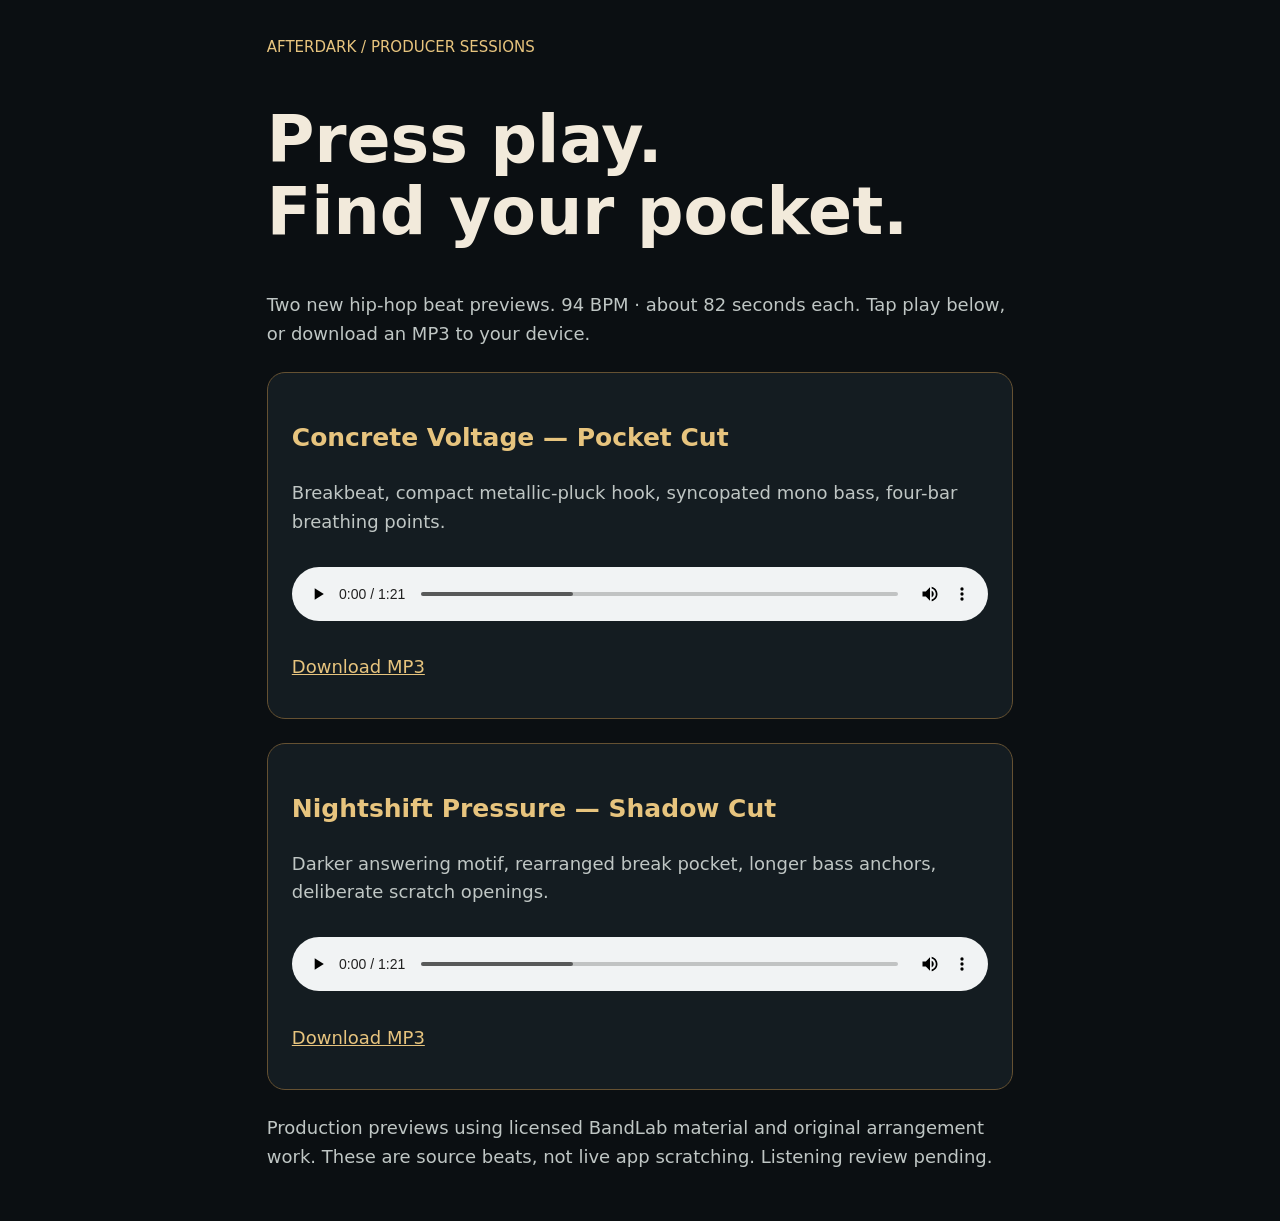
<file: beat-preview/earlier-pair.html>
<!doctype html><html lang="en"><meta charset="utf-8"><meta name="viewport" content="width=device-width,initial-scale=1"><meta name="robots" content="noindex"><title>Afterdark Beat Previews</title><style>*{box-sizing:border-box}body{margin:0;background:#0b0f12;color:#f2eadb;font:18px/1.6 system-ui}main{max-width:900px;margin:auto;padding:32px 6%}h1{font-size:clamp(38px,7vw,65px);line-height:1.1}small,h2,a{color:#e7c47e}article{background:#141c21;border:1px solid #655132;border-radius:18px;padding:24px;margin:24px 0}h2{font-size:25px}audio{width:100%;margin:12px 0}a{display:inline-block;padding:12px 0}p{color:#bfc6c4}</style><main><small>AFTERDARK / PRODUCER SESSIONS</small><h1>Press play.<br>Find your pocket.</h1><p>Two new hip-hop beat previews. 94 BPM · about 82 seconds each. Tap play below, or download an MP3 to your device.</p><article><h2>Concrete Voltage — Pocket Cut</h2><p>Breakbeat, compact metallic-pluck hook, syncopated mono bass, four-bar breathing points.</p><audio controls preload="metadata" src="concrete-voltage-pocket-cut.mp3"></audio><a href="concrete-voltage-pocket-cut.mp3" download>Download MP3</a></article><article><h2>Nightshift Pressure — Shadow Cut</h2><p>Darker answering motif, rearranged break pocket, longer bass anchors, deliberate scratch openings.</p><audio controls preload="metadata" src="nightshift-pressure-shadow-cut.mp3"></audio><a href="nightshift-pressure-shadow-cut.mp3" download>Download MP3</a></article><p>Production previews using licensed BandLab material and original arrangement work. These are source beats, not live app scratching. Listening review pending.</p></main><script>document.querySelectorAll('audio').forEach(a=>a.onplay=()=>document.querySelectorAll('audio').forEach(b=>{if(b!==a)b.pause()}))</script></html>
</file>
